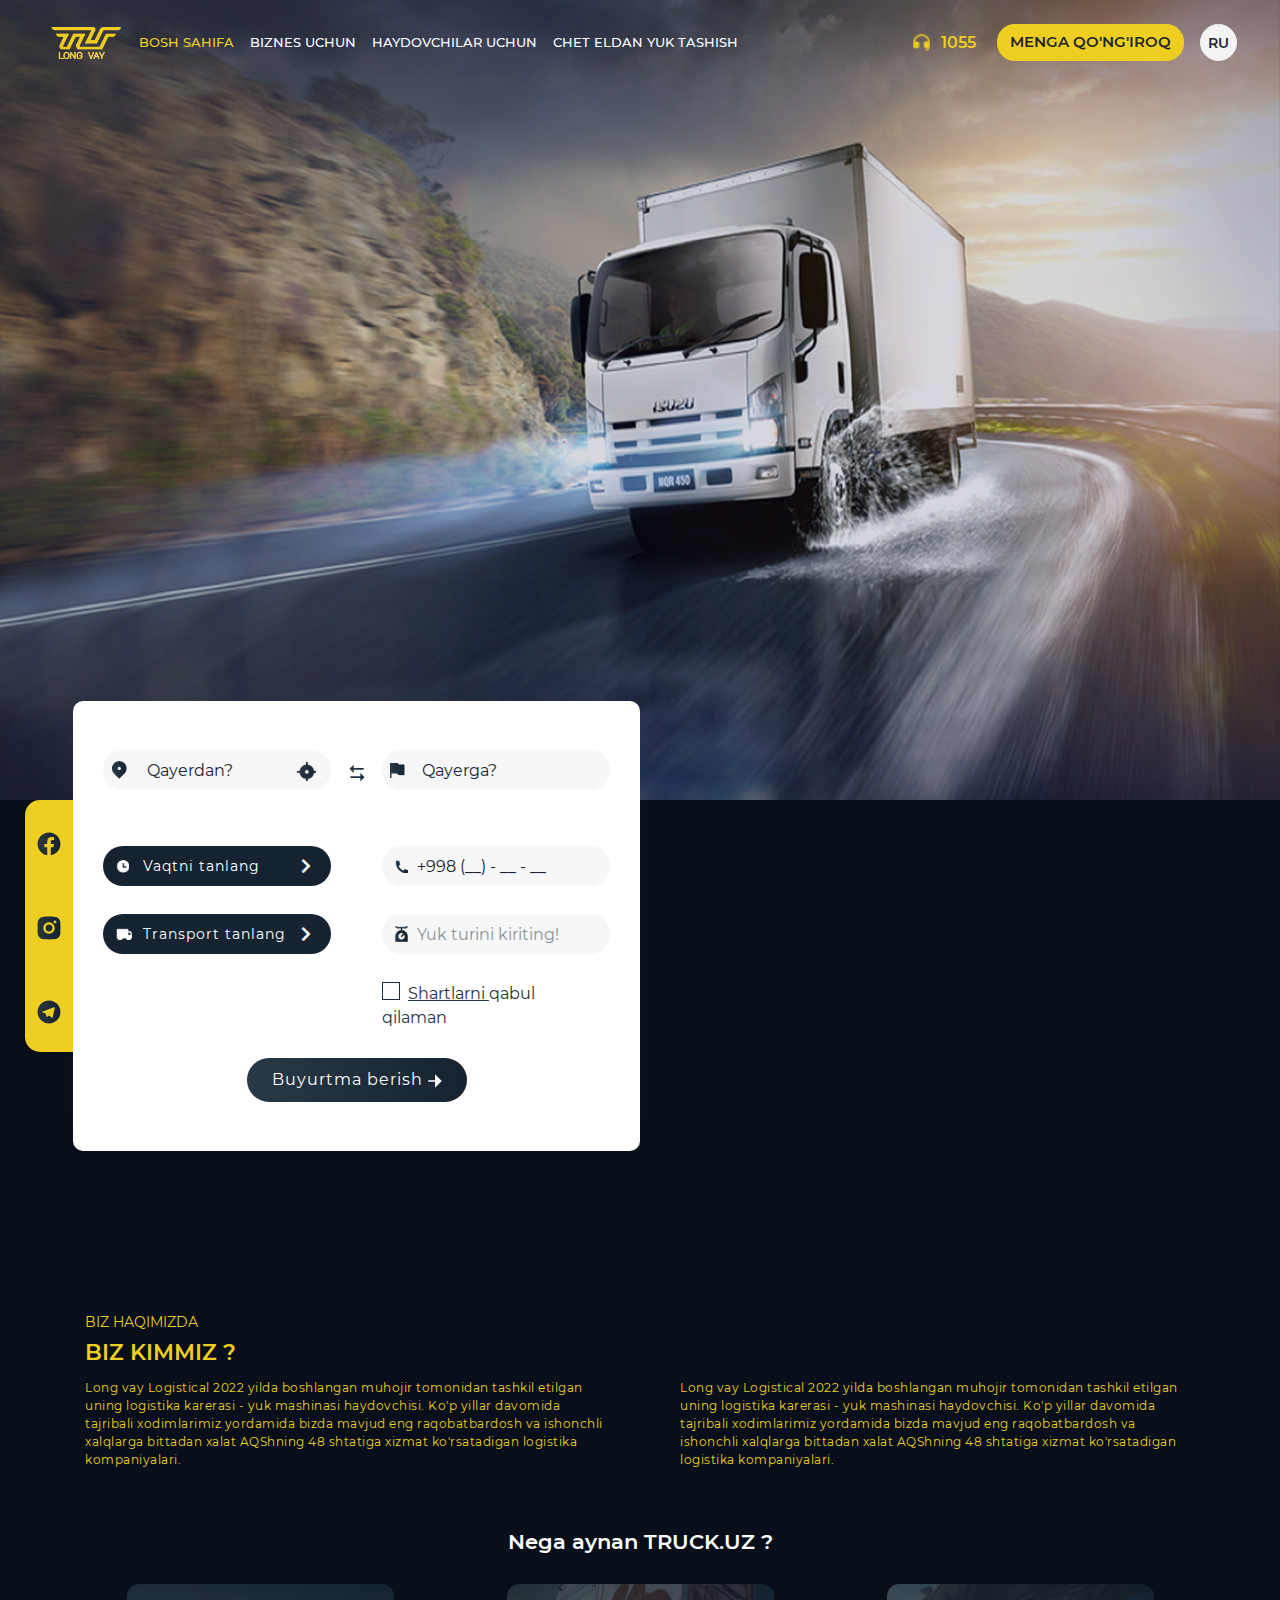
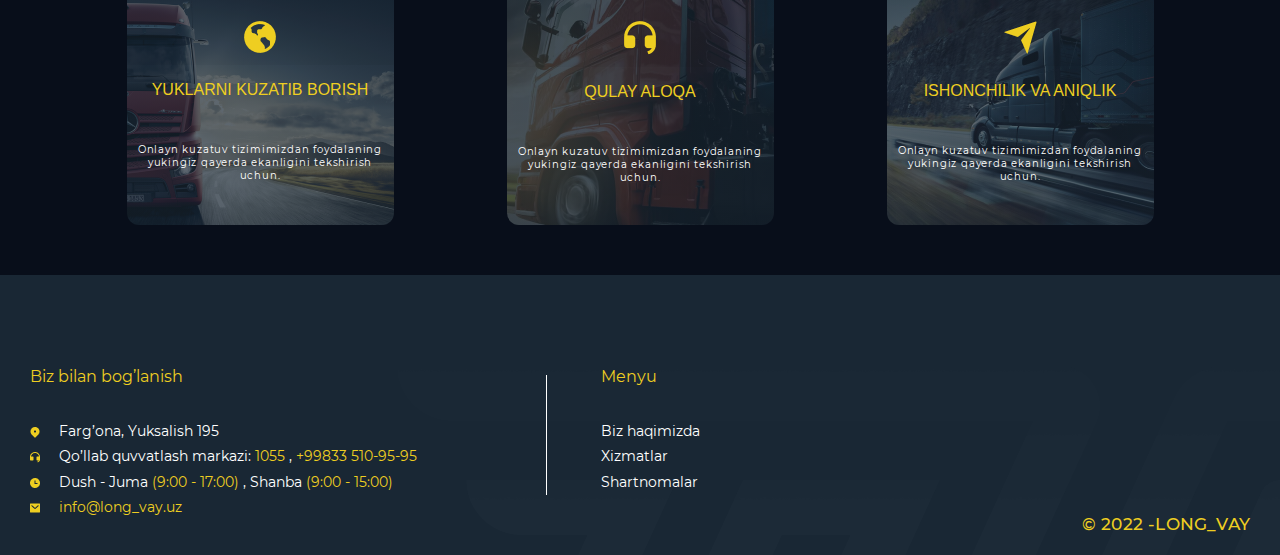
<file: index.html>
<!DOCTYPE html>
<html lang="uz">
<head>
    <title>Long vay Logistical</title>
    <meta name=”robots” content=”index”>
    <link rel="stylesheet" type="text/css" href="css/bootstrap.css">
    <link rel="stylesheet" type="text/css" href="css/style.css">
    <link rel="stylesheet" type="text/css" href="css/responsive.css">
    <meta charset="UTF-8">
    <meta http-equiv="X-UA-Compatible" content="IE=edge">
    <meta name="viewport" content="width=device-width, initial-scale=0.9, maximum-scale=0.9">
    <!-- ***** meta keywords ***** -->
    <meta name="keywords" content=""/>
    <meta name="description" content=""/>
    <!--  *************** Styles Connecting  ************** -->
    <link rel="stylesheet" href="https://use.fontawesome.com/releases/v5.7.1/css/all.css">
    <link rel="stylesheet" type="text/css" href="css/jquery-ui.min.css">
    <link rel="stylesheet" type="text/css" href="css/slick.css">
    <link rel="stylesheet" type="text/css" href="css/slick-theme.css">
    <link rel="stylesheet" type="text/css" href="css/style.css">
    <script src="js/apiRequest.js"></script>
    <!-- *************************************************** -->
</head>
<body>
<header class="section_menu">
    <div class="container-fluid">
        <div class="row">
            <div class="col">
                <nav class="navbar navbar-expand-lg navbar-light">
                    <a class="navbar-brand" href="#">
                        <img src="./images/image_1.png" alt="logo" style="margin-right: 20px;">
                    </a>
                    <button class="navbar-toggler" type="button" data-toggle="collapse" data-target="#navbarNav"
                            aria-controls="navbarNav" aria-expanded="false" aria-label="Menyu navigatsiya">
                        <span class="navbar-toggler-svg">
                            <img src="./images/menu_bars.svg" alt="">
                        </span>
                    </button>
                    <div class="collapse navbar-collapse" id="navbarNav">
                        <ul class="navbar-nav collapse__navbar-link">
                            <li class="nav-item">
                                <a class="nav-link activeClassForMenu" href="#">Bosh sahifa</a>
                            </li>
                            <li class="nav-item">
                                <a class="nav-link" href="#">Biznes uchun</a>
                            </li>
                            <li class="nav-item">
                                <a class="nav-link" href="#">Haydovchilar uchun</a>
                            </li>
                            <li class="nav-item">
                                <a class="nav-link" href="#">Chet eldan yuk tashish</a>
                            </li>
                        </ul>
                        <ul class="collapse__navbar-nav navbar-nav">
                            <li class="nav-item call_number_area">
                                <a class="nav-link" href="tel:1055">
                                    <img src="./images/menu_phone_icon.png" alt="menu phone icon">
                                    <span>1055</span>
                                </a>
                            </li>
                            <li class="nav-item call_area">
                                <a class="nav-link" href="#">
                                    <button class="btn btn-warning">Menga qo'ng'iroq</button>
                                </a>
                            </li>
                            <li class="nav-item nav_lang">
                                <a class="nav-link" href="ru.html">
                                    <button class="btn btn-warning"><span>RU</span></button>
                                </a>
                            </li>
                        </ul>
                    </div>
                </nav>
            </div>
        </div>
    </div>
    <div class="container-fluid p-0">
        <div class="backgroung_area"></div>
    </div>
</header>

<section class="section_header">
    <div class="container-fluid">
        <div class="row">

        </div>
        </div>
    </div>
</section>
<section class="map_instruction" style="display: flex">
    <div class="filter_calc_block" style="flex: 1;">
        <div class="filter_call">
            <div class="social_bar">
                <ul>
                    <li><a href="https://www.facebook.com/pickapp.uz/"><i class="">
                        <svg width="24" height="24" viewBox="0 0 14 14" fill="none" xmlns="http://www.w3.org/2000/svg">
                            <path d="M6.99992 0.333008C3.31792 0.333008 0.333252 3.31767 0.333252 6.99967C0.333252 10.327 2.77125 13.085 5.95859 13.5857V8.92634H4.26525V6.99967H5.95859V5.53101C5.95859 3.86034 6.95325 2.93767 8.47659 2.93767C9.20592 2.93767 9.96859 3.06767 9.96859 3.06767V4.70767H9.12859C8.29992 4.70767 8.04192 5.22167 8.04192 5.74901V6.99967H9.89059L9.59525 8.92634H8.04192V13.5857C11.2286 13.0857 13.6666 10.3263 13.6666 6.99967C13.6666 3.31767 10.6819 0.333008 6.99992 0.333008Z"
                                  fill="url(#paint0_linear)"/>
                            <defs>
                                <linearGradient id="paint0_linear" x1="0.333252" y1="6.95934" x2="13.6666" y2="6.95934"
                                                gradientUnits="userSpaceOnUse">
                                    <stop stop-color="#1E2E3D" stop-opacity="0.95"/>
                                    <stop offset="1" stop-color="#152331"/>
                                </linearGradient>
                            </defs>
                        </svg>
                    </i></a></li>
                    <li><a href="https://www.instagram.com/pickapp_uz/"><i class="">
                        <svg width="24" height="24" viewBox="0 0 14 14" fill="none" xmlns="http://www.w3.org/2000/svg">
                            <path d="M6.99992 0.333008C8.81125 0.333008 9.03725 0.339674 9.74792 0.373008C10.4579 0.406341 10.9413 0.517675 11.3666 0.683008C11.8066 0.852341 12.1773 1.08167 12.5479 1.45167C12.8869 1.78494 13.1492 2.18807 13.3166 2.63301C13.4813 3.05767 13.5933 3.54167 13.6266 4.25167C13.6579 4.96234 13.6666 5.18834 13.6666 6.99967C13.6666 8.81101 13.6599 9.03701 13.6266 9.74767C13.5933 10.4577 13.4813 10.941 13.3166 11.3663C13.1497 11.8115 12.8873 12.2148 12.5479 12.5477C12.2146 12.8866 11.8115 13.1488 11.3666 13.3163C10.9419 13.481 10.4579 13.593 9.74792 13.6263C9.03725 13.6577 8.81125 13.6663 6.99992 13.6663C5.18859 13.6663 4.96259 13.6597 4.25192 13.6263C3.54192 13.593 3.05859 13.481 2.63325 13.3163C2.18814 13.1493 1.78494 12.887 1.45192 12.5477C1.11286 12.2145 0.85054 11.8113 0.683252 11.3663C0.517919 10.9417 0.406585 10.4577 0.373252 9.74767C0.341919 9.03701 0.333252 8.81101 0.333252 6.99967C0.333252 5.18834 0.339919 4.96234 0.373252 4.25167C0.406585 3.54101 0.517919 3.05834 0.683252 2.63301C0.850076 2.18779 1.11245 1.78456 1.45192 1.45167C1.78503 1.1125 2.1882 0.850161 2.63325 0.683008C3.05859 0.517675 3.54125 0.406341 4.25192 0.373008C4.96259 0.341674 5.18859 0.333008 6.99992 0.333008ZM6.99992 3.66634C6.11586 3.66634 5.26802 4.01753 4.6429 4.64265C4.01777 5.26777 3.66659 6.11562 3.66659 6.99967C3.66659 7.88373 4.01777 8.73158 4.6429 9.3567C5.26802 9.98182 6.11586 10.333 6.99992 10.333C7.88397 10.333 8.73182 9.98182 9.35694 9.3567C9.98206 8.73158 10.3333 7.88373 10.3333 6.99967C10.3333 6.11562 9.98206 5.26777 9.35694 4.64265C8.73182 4.01753 7.88397 3.66634 6.99992 3.66634ZM11.3333 3.49967C11.3333 3.27866 11.2455 3.0667 11.0892 2.91042C10.9329 2.75414 10.7209 2.66634 10.4999 2.66634C10.2789 2.66634 10.0669 2.75414 9.91066 2.91042C9.75438 3.0667 9.66659 3.27866 9.66659 3.49967C9.66659 3.72069 9.75438 3.93265 9.91066 4.08893C10.0669 4.24521 10.2789 4.33301 10.4999 4.33301C10.7209 4.33301 10.9329 4.24521 11.0892 4.08893C11.2455 3.93265 11.3333 3.72069 11.3333 3.49967ZM6.99992 4.99967C7.53035 4.99967 8.03906 5.21039 8.41413 5.58546C8.78921 5.96053 8.99992 6.46924 8.99992 6.99967C8.99992 7.53011 8.78921 8.03882 8.41413 8.41389C8.03906 8.78896 7.53035 8.99967 6.99992 8.99967C6.46949 8.99967 5.96078 8.78896 5.5857 8.41389C5.21063 8.03882 4.99992 7.53011 4.99992 6.99967C4.99992 6.46924 5.21063 5.96053 5.5857 5.58546C5.96078 5.21039 6.46949 4.99967 6.99992 4.99967Z"
                                  fill="url(#paint0_linear)"/>
                            <defs>
                                <linearGradient id="paint0_linear" x1="0.333252" y1="6.99967" x2="13.6666" y2="6.99967"
                                                gradientUnits="userSpaceOnUse">
                                    <stop stop-color="#1E2E3D" stop-opacity="0.95"/>
                                    <stop offset="1" stop-color="#152331"/>
                                </linearGradient>
                            </defs>
                        </svg>

                    </i></a></li>
                    <li><a href="http://t.me/pickappuz"><i class="">
                        <svg width="24" height="24" viewBox="0 0 14 14" fill="none" xmlns="http://www.w3.org/2000/svg">
                            <path d="M6.99992 13.6663C3.31792 13.6663 0.333252 10.6817 0.333252 6.99967C0.333252 3.31767 3.31792 0.333008 6.99992 0.333008C10.6819 0.333008 13.6666 3.31767 13.6666 6.99967C13.6666 10.6817 10.6819 13.6663 6.99992 13.6663ZM4.92659 7.77967L4.93525 7.77501L5.51525 9.68834C5.58992 9.89568 5.69259 9.93301 5.81725 9.91568C5.94259 9.89901 6.00859 9.83167 6.09059 9.75301L6.88259 8.98767L8.58259 10.2463C8.89325 10.4177 9.11659 10.329 9.19392 9.95834L10.2986 4.74367C10.4206 4.25834 10.2073 4.06367 9.83059 4.21834L3.34192 6.72501C2.89925 6.90234 2.90192 7.15034 3.26192 7.26034L4.92659 7.78034V7.77967Z"
                                  fill="url(#paint0_linear)"/>
                            <defs>
                                <linearGradient id="paint0_linear" x1="0.333252" y1="6.99967" x2="13.6666" y2="6.99967"
                                                gradientUnits="userSpaceOnUse">
                                    <stop stop-color="#1E2E3D" stop-opacity="0.95"/>
                                    <stop offset="1" stop-color="#152331"/>
                                </linearGradient>
                            </defs>
                        </svg>

                    </i></a></li>
                </ul>
            </div>
            <div class="filterr">
                <form action="/mainform" method="post" class="form">
                    <div class="inside_filter">
                        <input type="hidden" name="_token" value="5j6hYY5TywOufKxiat5cwMaXJT4YCVzhbHmu4opN">
                        <input id="fromlat" type="hidden" name="fromlat" value="">
                        <input id="fromlng" type="hidden" name="fromlng" value="">
                        <input id="tolat" type="hidden" name="tolat" value="">
                        <input id="tarif_id" type="hidden" name="tarif_id" value="">
                        <input id="tolng" type="hidden" name="tolng" value="">
                        <input id="selectedtarifid" type="hidden" name="selectedtarifid" value="">
                        <div class="filter_block1">
                            <div class="adress_from">
                                <input type="text" tabindex=1 class="adresss1 controls" id="origin-input"
                                       onchange="changed()" name="from" placeholder=" Qayerdan?">
                                <!-- geolokatsiyani aniqlash-->
                                <button type="button" class="my_location" onclick="mygeoloc()"><img
                                        src="img/target.png"></button>
                            </div>
                            <!--                            o'zgartirish tugmasi-->
                            <div class="change_btn">
                                <div class="svg">
                                    <svg width="5" height="5" viewBox="0 0 9 11" fill="none"
                                         xmlns="http://www.w3.org/2000/svg">
                                        <path d="M6.33333 7.33366V5.50033L8.625 7.79199L6.33333 10.0837V8.25033H0.833333V7.33366H6.33333ZM2.66667 0.916992V2.74987L8.16667 2.75033V3.66699H2.66667V5.50033L0.375 3.20866L2.66667 0.916992Z"
                                              fill="url(#paint0_linear)"/>
                                        <defs>
                                            <linearGradient id="paint0_linear" x1="0.375" y1="5.50033" x2="8.625"
                                                            y2="5.50033" gradientUnits="userSpaceOnUse">
                                                <stop stop-color="#1E2E3D" stop-opacity="0.95"/>
                                                <stop offset="1" stop-color="#152331"/>
                                            </linearGradient>
                                        </defs>
                                    </svg>
                                </div>
                            </div>
                            <div class="adress_to">
                                <!-- <input type="text" id="destination-input" class="adresss2 controls" name="" placeholder="куда"> -->
                                <input type="text" tabindex=2 id="destination-input" onchange="changed()"
                                       class="adresss2 controls" name="to" placeholder="Qayerga?">
                            </div>
                        </div>
                        <p id="distance-text-uz" style="color:#000;"></p>
                        <div class="filter_block2">
                            <div class="select_time">
                                <div class="select_timeee">
                                    <p class="date_time"> Vaqtni tanlang</p>
                                    <span></span>
                                    <i class="fas fa-chevron-right"></i>
                                    <!--  BLock for select time -->
                                </div>
                                <div class="select_date_block">
                                    <input type="text" name="data" id="datepicker"
                                           placeholder=" Sana tanlamoq">
                                    <!-- <input type="time" name="time" class="timeee" value='now'> -->
                                    <!--  <input type="time" name="time" class="timeee" id="timee" value='now'> -->

                                    <input type="time" name="time" id="tim" value="now">
                                    <input type="hidden" name="vaqti" id="vaqti">

                                    <!-- <input type="submit" name="" value="Выбрать"> -->

                                    <button class="select_btn" type="button">Tanlamoq</button>
                                </div>
                            </div>
                            <div class="get_phonenumber">
                                <div class="phone_text">
                                </div>
                                <div class="input_phone">
                                    <input type="tel" name="phone" id="mask1" placeholder="+998 (__) - __ - __"
                                           required>
                                </div>
                            </div>
                        </div>
                        <div class="filter_block3">
                            <div class="filter_block3_left">
                                <div class="select_timeee">
                                    <p class="name_gazel">Transport tanlang</p>
                                    <span></span>

                                    <i class="fas fa-chevron-right"></i>
                                </div>
                                <div class="block_select_pickap open_pickup_menu" style="display:none">
                                    <!-- <div class="select_model"> -->
                                        <!-- <span>Transportni tanlang</span> -->
                                    <!-- </div> -->
                                    <div class="arrow_left">
                                        <div class="svg_btn_arrowright" id="arrow_left">
                                            <svg width="12" height="12" viewBox="0 0 12 12" fill="none"
                                                 xmlns="http://www.w3.org/2000/svg">
                                                <path d="M6 1C3.24 1 1 3.24 1 6C1 8.76 3.24 11 6 11C8.76 11 11 8.76 11 6C11 3.24 8.76 1 6 1ZM6 5.5H8V6.5H6V8L4 6L6 4V5.5Z"
                                                      fill="white"/>
                                            </svg>
                                        </div>
                                    </div>
                                    <div class="slider_pickup"></div>
                                    <!-- **************************************************** -->
                                    <div class="button_for_pickup">
                                        <div class="arrow_right" id="arrow_right">
                                            <svg width="12" height="12" viewBox="0 0 12 12" fill="none"
                                                 xmlns="http://www.w3.org/2000/svg">
                                                <path d="M6 1C8.76 1 11 3.24 11 6C11 8.76 8.76 11 6 11C3.24 11 1 8.76 1 6C1 3.24 3.24 1 6 1ZM6 5.5H4V6.5H6V8L8 6L6 4V5.5Z"
                                                      fill="white"/>
                                            </svg>
                                        </div>
                                    </div>
                                    <div class="block_pickapp_info">
                                        <div class="block_pickapp_info_bottom">
                                            <div class="info_tarif_pick">
                                                <ul>
                                                    <li>
                                                        <p></p>
                                                    </li>
                                                </ul>
                                            </div>
                                        </div>
                                    </div>
                                </div>
                            </div>
                            <div class="filter_block3_right">
                                <div class="input_load">
                                    <input type="text" name="load_type" id="loadType" placeholder="Yuk turini kiriting!"
                                           required>
                                </div>
                            </div>
                        </div>
                        <div class="filter_block4">
                            <div class="filter_info2">
                                <div class="pojelaniya">
                                    <div class="select_time" id="pojelaniya">
                                        <div class="select_timeee2">
                                            <p class="date_time">Tarif turi</p>
                                            <span></span>
                                            <i class="fas fa-chevron-right"></i>
                                        </div>
                                        <div class="select_date_block2">
                                            <ul id="settings" class="settings"></ul>
                                        </div>
                                    </div>
                                </div>
                            </div>
                            <div class="filter_block3_right">
                                <div>
                                    <span class="checkbox_simple">
                                        <input type="checkbox" name="terms" id="terms_checkbox" class="checkk">
                                        <div class="check_box"></div>
                                    </span>
                                    <span style="padding: 8px;">
                                        <a class="btn-link" style="color: #233240;text-decoration: underline!important;"
                                           target="_blank"
                                           href="#"> Shartlarni </a>
                                        qabul qilaman
                                    </span>
                                </div>
                            </div>
                        </div>
                        <div class="filter_block5">
                            <div class="filter_info3">
                                <button class="send_button" type="submit" name=""> Buyurtma berish
                                    <svg width="14" height="14" viewBox="0 0 9 9" fill="none" class="send_button"
                                         xmlns="http://www.w3.org/2000/svg">
                                        <path d="M4.50008 5.04199H0.166748V3.95866H4.50008V0.166992L8.83341 4.50033L4.50008 8.83366V5.04199Z"
                                              fill="white"/>
                                    </svg>
                                    <svg width="14" height="14" viewBox="0 0 9 9" fill="none" class="send_button_svg"
                                         xmlns="http://www.w3.org/2000/svg">
                                        <path d="M4.50008 5.04199H0.166748V3.95866H4.50008V0.166992L8.83341 4.50033L4.50008 8.83366V5.04199Z"
                                              fill="#EECE21"/>
                                    </svg>
                                </button>
                            </div>
                        </div>
                    </div>
                    <!-- **************************  Inputs FOR SEND INFO ************************ -->
                    <!-- Input For Date -->
                    <input class="hidden_input1" style="background: #ccc" type="text" name="">
                    <!-- ------------------------------------------------------------------- -->
                    <!-- Input For Time -->
                    <input class="hidden_input2" style="background: #ccc" type="text" name="">
                    <!-- -------------------------------------------------------------------- -->
                    <!-- input for gazel name -->
                    <input type="text" name="car" class="hidden_input3">
                    <!-- -------------------------------------------------------------------- -->
                    <!-- input for gazel name -->
                    <input type="number" name="price" class="hidden_input6">
                    <!-- -------------------------------------------------------------------- -->
                    <!-- Perevozka textarea -->
                    <textarea class="hidden_input4" name="comment" id="" rows="5"></textarea>
                    <!-- --------------------------------------------------------------------- -->
                    <!-- Inputs For Adrees Marshrut -->
                    <input type="text" class="kuda">
                    <input type="text" class="otkuda">
                    <!-- **************************  Inputs FOR SEND INFO END ************************ -->
                </form>
            </div>
        </div>
    </div>
    <div class="map_instruction_left" style="flex:1;">
        <div class="map">
            <div id="map"
                 style="width:90%;height:90%; display: flex!important;">
            </div>
        </div>
    </div>
</section>

<section class="section_whoWe">
    <div class="container">
        <div class="row">
            <div class="col topSite">
                <div class="title_first">
                    <p>Biz haqimizda</p>
                </div>
                <div class="title">
                    <p>Biz kimmiz ?</p>
                </div>
            </div>
        </div>
        <div class="row">
            <div class="col-12 col-sm-12 col-md-6 col-lg-6">
                <div class="leftContent">
                    Long vay Logistical 2022 yilda boshlangan muhojir tomonidan tashkil etilgan
                    uning logistika karerasi - yuk mashinasi haydovchisi.
                    Ko'p yillar davomida tajribali xodimlarimiz yordamida bizda mavjud
                    eng raqobatbardosh va ishonchli xalqlarga bittadan xalat
                    AQShning 48 shtatiga xizmat ko'rsatadigan logistika kompaniyalari.
                </div>
            </div>
            <div class="col-12 col-sm-12 col-md-6 col-lg-6">
                <div class="rightContent">
                    Long vay Logistical 2022 yilda boshlangan muhojir tomonidan tashkil etilgan
                    uning logistika karerasi - yuk mashinasi haydovchisi.
                    Ko'p yillar davomida tajribali xodimlarimiz yordamida bizda mavjud
                    eng raqobatbardosh va ishonchli xalqlarga bittadan xalat
                    AQShning 48 shtatiga xizmat ko'rsatadigan logistika kompaniyalari.
                </div>
            </div>
        </div>
    </div>
</section>

<section class="section_service">
    <div class="container-fluid">
        <div class="container">
            <div class="row">
                <div class="col">
                    <h5 class="title_service">Nega aynan TRUCK.UZ ?</h5>
                </div>
            </div>
            <div class="row">
                <div class="col-lg-4 col-md-6">
                    <div class="card card_first">
                        <div class="card-header">
                            <img src="./images/service_first.png" alt="service_first" class="mx-auto d-block">
                        </div>
                        <div class="card-title">
                            <h6>Yuklarni kuzatib borish</h6>
                        </div>
                        <div class="card-content">
                            Onlayn kuzatuv tizimimizdan foydalaning
                            yukingiz qayerda ekanligini tekshirish uchun.
                        </div>
                    </div>
                </div>
                <div class="col-lg-4 col-md-6">
                    <div class="card card_second">
                        <div class="card-header">
                            <img src="./images/service_second.png" alt="service_first" class="mx-auto d-block">
                        </div>
                        <div class="card-title">
                            <h6>Qulay aloqa</h6>
                        </div>
                        <div class="card-content">
                            Onlayn kuzatuv tizimimizdan foydalaning
                            yukingiz qayerda ekanligini tekshirish uchun.
                        </div>
                    </div>
                </div>
                <div class="col-lg-4 col-md-12">
                    <div class="card card_third">
                        <div class="card-header ">
                            <img src="./images/service_third.png" alt="service_first" class="mx-auto d-block">
                        </div>
                        <div class="card-title">
                            <h6>Ishonchilik va aniqlik</h6>
                        </div>
                        <div class="card-content">
                            Onlayn kuzatuv tizimimizdan foydalaning
                            yukingiz qayerda ekanligini tekshirish uchun.
                        </div>
                    </div>
                </div>
            </div>
        </div>
    </div>
</section>

<section class="section_footer">
    <div class="container-fluid">
        <div class="row">
            <div class="col-12 col-sm-12 col-md-8 col-lg-6 col-xl-5 leftSite">
                <div class="title_connect">Biz bilan bog’lanish</div>
                <ul>
                    <li><span><img src="./images/footer_map.png" alt="Map_Icon"></span> Farg’ona, Yuksalish 195</li>
                    <li><span><img src="./images/footer_earphones.png" alt="Earphones_Icon"></span> Qo’llab quvvatlash
                        markazi:
                        <number>1055</number>
                        ,
                        <number>+99833 510-95-95</number>
                    </li>
                    <li><span><img src="./images/footer_clock.png" alt="Clock_Icon"></span> Dush - Juma
                        <number>(9:00 - 17:00)</number>
                        , Shanba
                        <number>(9:00 - 15:00)</number>
                    </li>
                    <li><span><img src="./images/footer_message.png" alt="Message_Icon"></span>
                        <number>info@long_vay.uz</number>
                    </li>
                </ul>
            </div>
            <div class="col-12 col-sm-12 col-md-3 col-lg-6 col-xl-7 rightSite">
                <div class="web_link">
                    <div class="left-line"></div>
                    <div class="title_menu">
                        Menyu
                    </div>
                    <ul>
                        <li><a href="">Biz haqimizda</a></li>
                        <li><a href="">Xizmatlar</a></li>
                        <li><a href="">Shartnomalar</a></li>
                    </ul>
                </div>
            </div>
        </div>
        <p class="link_brend">&copy; 2022 -LONG_VAY</p>
    </div>
</section>

</body>
<script src="js/main.js"></script>

<script src="https://api-maps.yandex.ru/2.1.75/?apikey=bf0d01f7-ecf8-4802-b136-f4c4b9f3cefc
&lang=ru_RU&onload=onLoad" type="text/javascript"></script>

<script src="https://api-maps.yandex.ru/2.1.75/?apikey=2ab099fd-3d72-4562-b671-f34879c1284d
&lang=ru_RU&onload=onLoad" type="text/javascript"></script>

<script type="text/javascript" src="js/jquery.js"></script>
<script type="text/javascript" src="js/popper.min.js"></script>
<script type="text/javascript" src="js/bootstrap.js"></script>

<script src="js/jquery-3.3.1.min.js"></script>
<script src="js/jquery-ui.min.js"></script>
<script src="js/slick.min.js"></script>
<script src="js/inputMask.min.js"></script>
<script src="js/map2.js"></script>
<script src="js/date_format.js"></script>

<script src="js/main.js"></script>
<script src="js/sweetalert.min.js"></script>
<script src="js/contact_map.js"></script>

<script>
    $(function () {
        $("#datepicker").datepicker({
            minDate: new Date()
        });
    });


    let linkColorActive = document.querySelectorAll('.nav-link');

    function colorActive() {
        linkColorActive.forEach(l => l.classList.remove('activeClassForMenu'))
        this.classList.add('activeClassForMenu')
    }

    linkColorActive.forEach(l => l.addEventListener('click', colorActive))


</script>

<script>
    $('#mask1').inputmask("+\\9\\98(99) 999-99-99");
    $('#tell2').inputmask("+\\9\\98(99) 999-99-99");
    $('#tell3').inputmask("+\\9\\98(99) 999-99-99");
</script>

<script>
    <!--    ma'lumotlarni yuborish-->
    $(function () {
        $('body').on('click', '.send_button', function (e) {
            e.preventDefault();
            let confirm = document.getElementById("terms_checkbox").checked;
            let fromLat = document.getElementById("fromlat").value;
            let fromLng = document.getElementById("fromlng").value;
            let toLat = document.getElementById("tolat").value;
            let toLng = document.getElementById("tolng").value;
            var isSuccess = true

                let qayerdan = fromLat + "," + fromLng
                let qayerga = toLat + "," + toLng
                let vaqti = (document.getElementById("vaqti").value + ' ' + document.getElementById("tim").value)
                let phone = document.getElementById("mask1").value.replaceAll(' ', '').replaceAll('(', '').replaceAll(')', '').replaceAll('-', '')
                let car_type_id = document.getElementById("selectedtarifid").value
                let yuk_turi = document.getElementById("loadType").value
                let tarif_id = document.getElementById("tarif_id").value

            if (fromLng === "" || fromLng === "" || toLat === "" || toLng === "") {
                swal("Xato!", "Manzillarni tanlang!", "error");
                isSuccess = false
            }
            if (vaqti === "") {
                swal("Xato!", "Vaqtni tanlang!", "error");
                isSuccess = false
            }
            if (car_type_id === "") {
                swal("Xato!", "Transportni tanlang!", "error");
                isSuccess = false
            }
            if (tarif_id === "") {
                swal("Xato!", "Tarifni tanlang!", "error");
                isSuccess = false
            }
            if (yuk_turi === "") {
                swal("Xato!", "Yuk turini yozmadingiz!", "error");
                isSuccess = false
            }
            if (phone === "" || phone.length !== 13) {
                swal("Xato!", "Telefon raqamni kiriting!", "error");
                isSuccess = false
            }
            // http://www.labbay-delivery.uz/logistika/web/add_order.php
            if (confirm) {
                if (isSuccess) {
                    $.post("http://www.labbay-delivery.uz/logistika/web/add_order.php", JSON.stringify({
                        qayerdan: qayerdan,
                        qayerga: qayerga,
                        vaqti: vaqti,
                        phone: phone,
                        car_type_id: car_type_id,
                        yuk_turi: yuk_turi,
                        tarif_id: tarif_id
                    })).done(function () {
                        swal("Rahmat, sizning buyurtmangiz qabul qilindi.", "Tez orada menejer siz bilan bog'lanadi.");
                    }).fail(function () {
                        swal("Xato!", "Barcha maydonlarni to`ldiring!", "error");
                    });
                } else {
                    swal("Xato!", "Shartlarni qabul qilmadingiz!", "error");
                }
            }
        });
    });
</script>
</html>
</file>
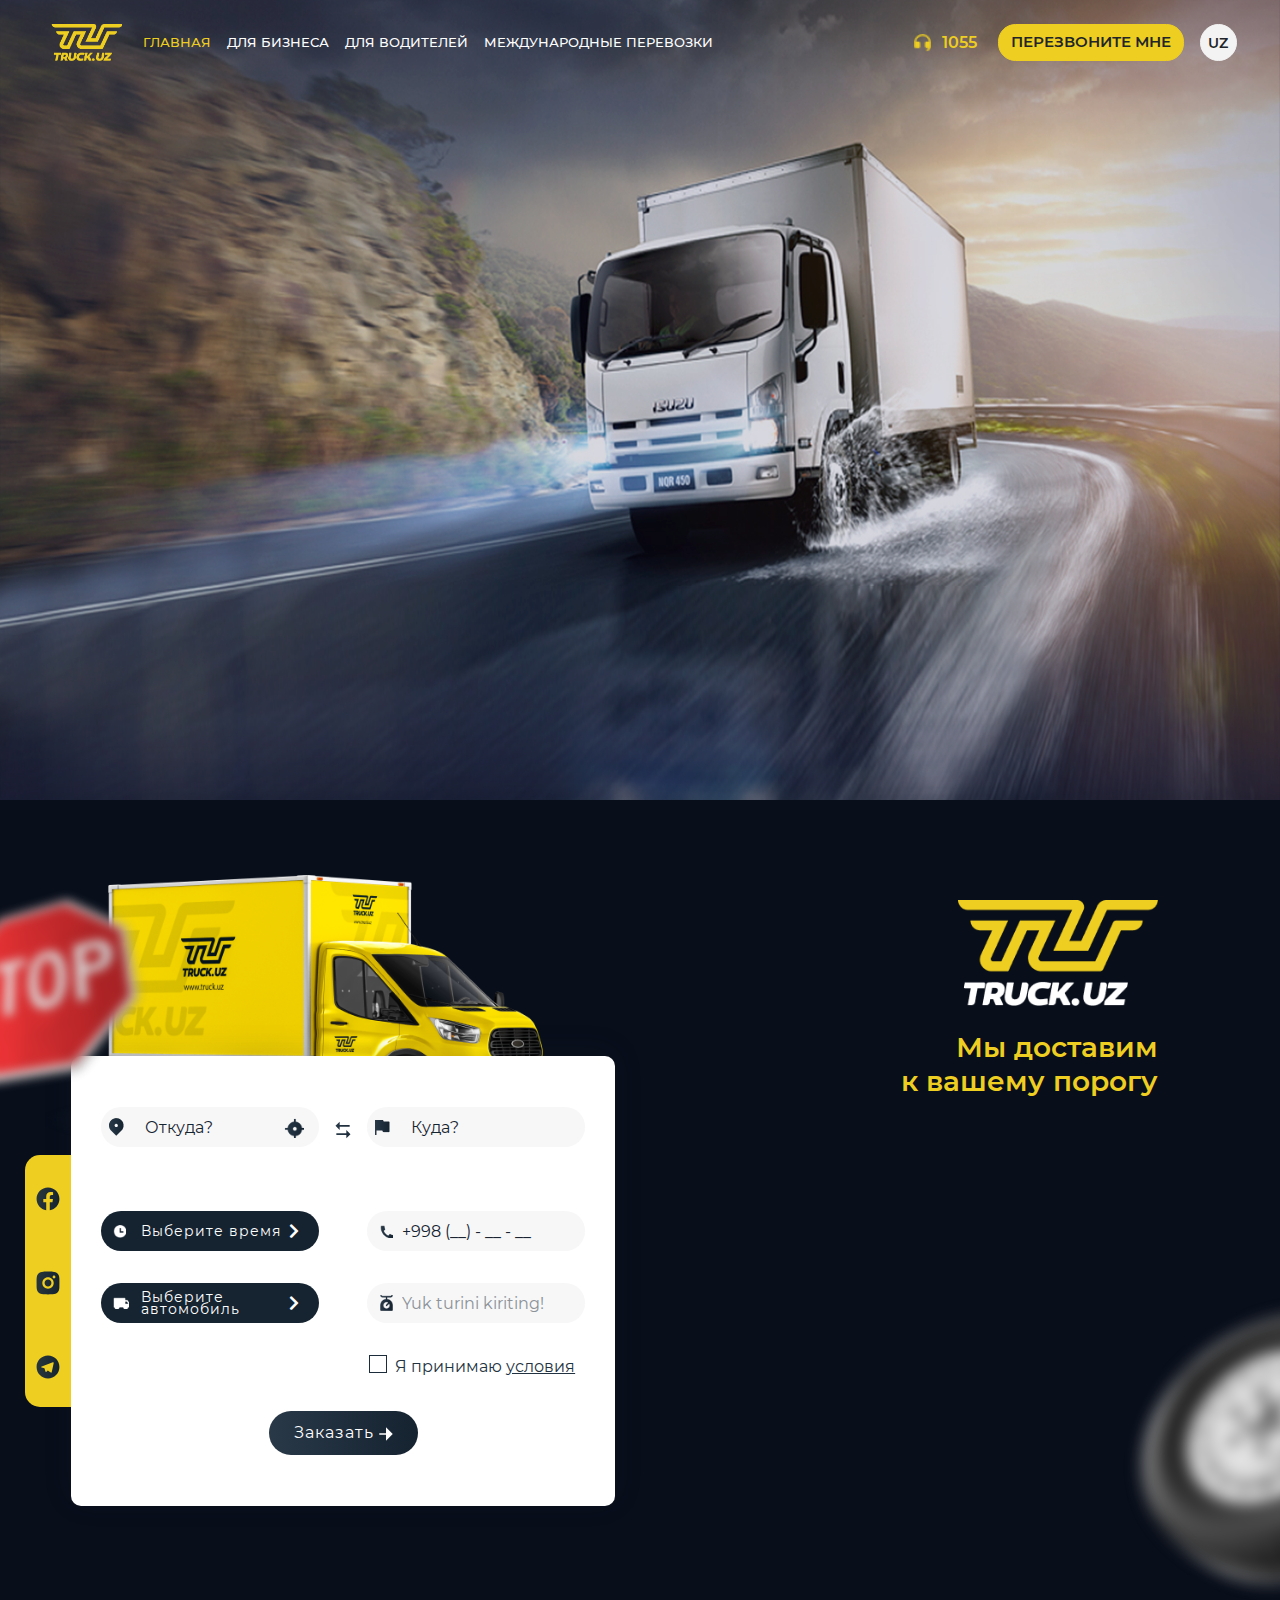
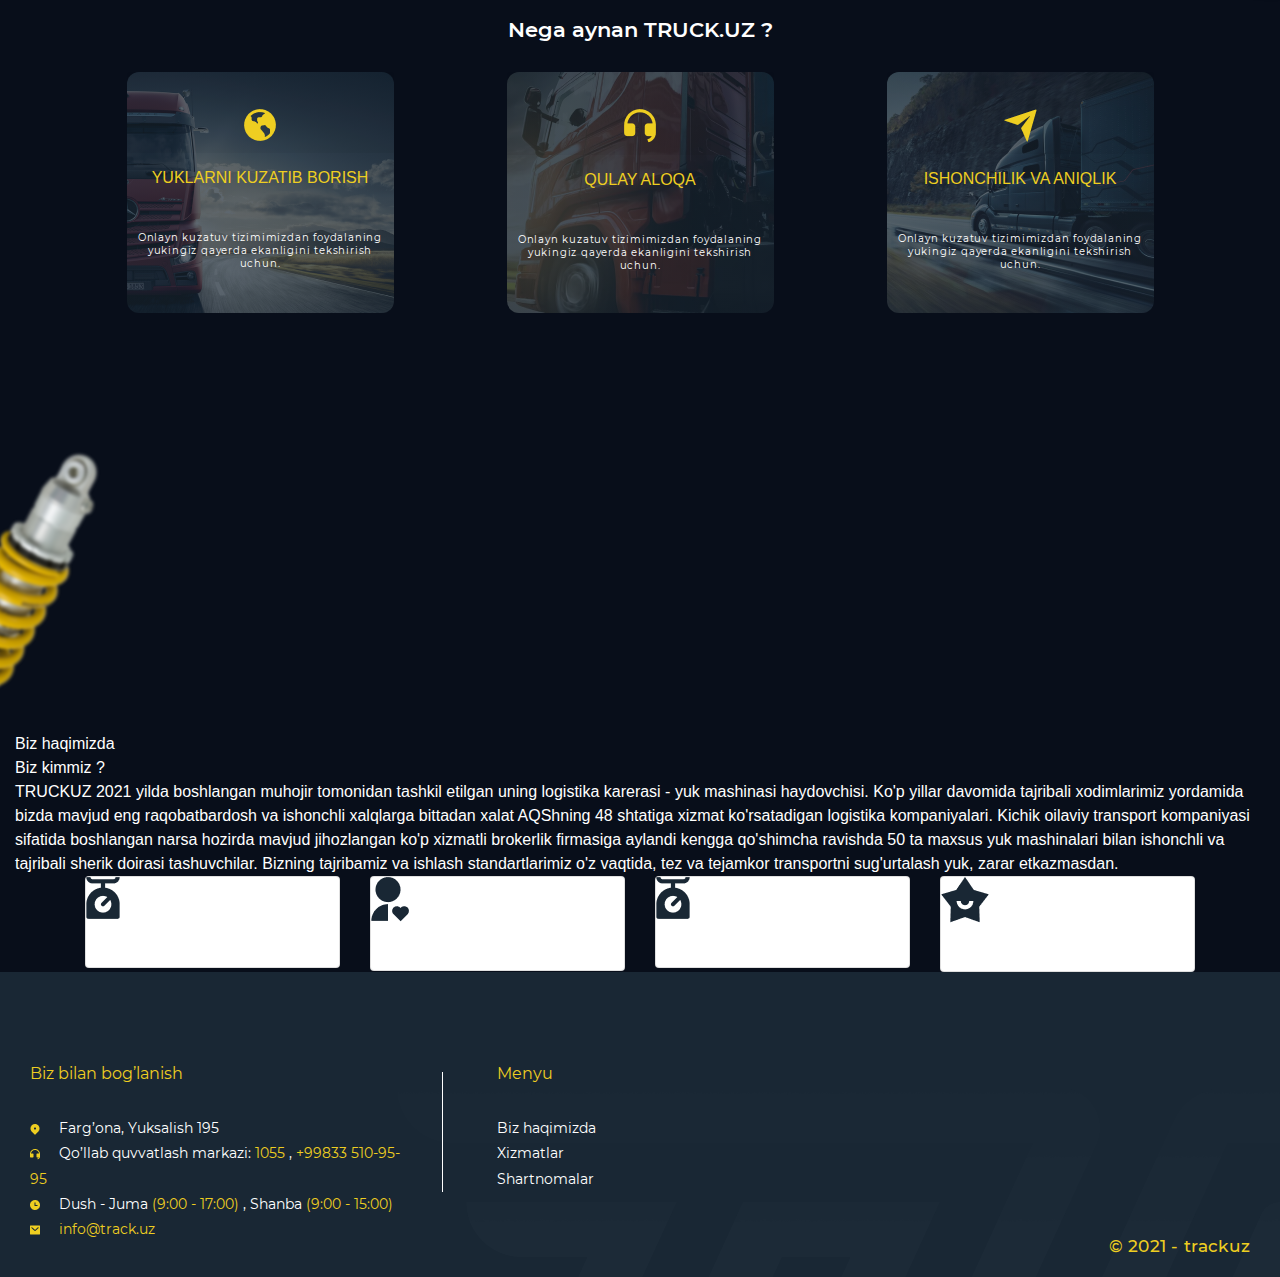
<file: ru.html>
<!DOCTYPE html>
<html lang="uz">
<head>
    <title>Logistika</title>
    <meta name=”robots” content=”index”>
    <link rel="stylesheet" type="text/css" href="css/bootstrap.css">
    <link rel="stylesheet" type="text/css" href="css/style.css">
    <link rel="stylesheet" type="text/css" href="css/responsive.css">
    <meta charset="UTF-8">
    <meta http-equiv="X-UA-Compatible" content="IE=edge">
    <meta name="viewport" content="width=device-width, initial-scale=0.9, maximum-scale=0.9">
    <!-- ***** meta keywords ***** -->
    <meta name="keywords" content=""/>
    <meta name="description" content=""/>
    <!--  *************** Styles Connecting  ************** -->
    <link rel="stylesheet" href="https://use.fontawesome.com/releases/v5.7.1/css/all.css">
    <link rel="stylesheet" type="text/css" href="css/jquery-ui.min.css">
    <link rel="stylesheet" type="text/css" href="css/slick.css">
    <link rel="stylesheet" type="text/css" href="css/slick-theme.css">
    <link rel="stylesheet" type="text/css" href="css/style.css">
    <script src="js/apiRequest.js"></script>
    <!-- *************************************************** -->
</head>
<body>
<header class="section_menu">
    <div class="container-fluid">
        <div class="row">
            <div class="col">
                <nav class="navbar navbar-expand-lg navbar-light">
                    <a class="navbar-brand" href="#">
                        <img src="./images/logo.png" alt="logo">
                    </a>
                    <button class="navbar-toggler" type="button" data-toggle="collapse" data-target="#navbarNav"
                            aria-controls="navbarNav" aria-expanded="false" aria-label="Menyu navigatsiya">
                        <span class="navbar-toggler-svg">
                            <img src="./images/menu_bars.svg" alt="">
                        </span>
                    </button>
                    <div class="collapse navbar-collapse" id="navbarNav">
                        <ul class="navbar-nav collapse__navbar-link">
                            <li class="nav-item">
                                <a class="nav-link activeClassForMenu" href="#">ГЛАВНАЯ</a>
                            </li>
                            <li class="nav-item">
                                <a class="nav-link" href="#">ДЛЯ БИЗНЕСА</a>
                            </li>
                            <li class="nav-item">
                                <a class="nav-link" href="#">ДЛЯ ВОДИТЕЛЕЙ</a>
                            </li>
                            <li class="nav-item">
                                <a class="nav-link" href="#">МЕЖДУНАРОДНЫЕ ПЕРЕВОЗКИ</a>
                            </li>
                        </ul>
                        <ul class="collapse__navbar-nav navbar-nav">
                            <li class="nav-item call_number_area">
                                <a class="nav-link" href="tel:1055">
                                    <img src="./images/menu_phone_icon.png" alt="menu phone icon">
                                    <span>1055</span>
                                </a>
                            </li>
                            <li class="nav-item call_area">
                                <a class="nav-link" href="#">
                                    <button class="btn btn-warning">Перезвоните мне</button>
                                </a>
                            </li>
                            <li class="nav-item nav_lang">
                                <a class="nav-link" href="index.html">
                                    <button class="btn btn-warning"><span>UZ</span></button>
                                </a>
                            </li>
                        </ul>
                    </div>
                </nav>
            </div>
        </div>
    </div>
    <div class="container-fluid p-0">
        <div class="backgroung_area"></div>
    </div>
</header>

<section class="section_header">
    <div class="container-fluid">
        <div class="row">
            <div class="col-6 leftSite">
                <img src="./images/slider_car.png" alt="slider_car">
            </div>
            <div class="col-4 offset-1 rightSite">
                <div class="brend_area">
                    <img src="./images/slider_logo.png" alt="slider_logo">
                </div>
                <div class="text-content">
                    <h3>Мы доставим <br>
                        к вашему порогу</h3>
                </div>
            </div>
        </div>
    </div>
</section>
<section class="map_instruction">
    <img src="img/stop.png" alt="stop" class="stop_img">
    <div class="filter_calc_block">
        <div class="filter_call">
            <div class="social_bar">
                <ul>
                    <li><a href="https://www.facebook.com/pickapp.uz/"><i class="">
                        <svg width="24" height="24" viewBox="0 0 14 14" fill="none" xmlns="http://www.w3.org/2000/svg">
                            <path d="M6.99992 0.333008C3.31792 0.333008 0.333252 3.31767 0.333252 6.99967C0.333252 10.327 2.77125 13.085 5.95859 13.5857V8.92634H4.26525V6.99967H5.95859V5.53101C5.95859 3.86034 6.95325 2.93767 8.47659 2.93767C9.20592 2.93767 9.96859 3.06767 9.96859 3.06767V4.70767H9.12859C8.29992 4.70767 8.04192 5.22167 8.04192 5.74901V6.99967H9.89059L9.59525 8.92634H8.04192V13.5857C11.2286 13.0857 13.6666 10.3263 13.6666 6.99967C13.6666 3.31767 10.6819 0.333008 6.99992 0.333008Z"
                                  fill="url(#paint0_linear)"/>
                            <defs>
                                <linearGradient id="paint0_linear" x1="0.333252" y1="6.95934" x2="13.6666" y2="6.95934"
                                                gradientUnits="userSpaceOnUse">
                                    <stop stop-color="#1E2E3D" stop-opacity="0.95"/>
                                    <stop offset="1" stop-color="#152331"/>
                                </linearGradient>
                            </defs>
                        </svg>
                    </i></a></li>
                    <li><a href="https://www.instagram.com/pickapp_uz/"><i class="">
                        <svg width="24" height="24" viewBox="0 0 14 14" fill="none" xmlns="http://www.w3.org/2000/svg">
                            <path d="M6.99992 0.333008C8.81125 0.333008 9.03725 0.339674 9.74792 0.373008C10.4579 0.406341 10.9413 0.517675 11.3666 0.683008C11.8066 0.852341 12.1773 1.08167 12.5479 1.45167C12.8869 1.78494 13.1492 2.18807 13.3166 2.63301C13.4813 3.05767 13.5933 3.54167 13.6266 4.25167C13.6579 4.96234 13.6666 5.18834 13.6666 6.99967C13.6666 8.81101 13.6599 9.03701 13.6266 9.74767C13.5933 10.4577 13.4813 10.941 13.3166 11.3663C13.1497 11.8115 12.8873 12.2148 12.5479 12.5477C12.2146 12.8866 11.8115 13.1488 11.3666 13.3163C10.9419 13.481 10.4579 13.593 9.74792 13.6263C9.03725 13.6577 8.81125 13.6663 6.99992 13.6663C5.18859 13.6663 4.96259 13.6597 4.25192 13.6263C3.54192 13.593 3.05859 13.481 2.63325 13.3163C2.18814 13.1493 1.78494 12.887 1.45192 12.5477C1.11286 12.2145 0.85054 11.8113 0.683252 11.3663C0.517919 10.9417 0.406585 10.4577 0.373252 9.74767C0.341919 9.03701 0.333252 8.81101 0.333252 6.99967C0.333252 5.18834 0.339919 4.96234 0.373252 4.25167C0.406585 3.54101 0.517919 3.05834 0.683252 2.63301C0.850076 2.18779 1.11245 1.78456 1.45192 1.45167C1.78503 1.1125 2.1882 0.850161 2.63325 0.683008C3.05859 0.517675 3.54125 0.406341 4.25192 0.373008C4.96259 0.341674 5.18859 0.333008 6.99992 0.333008ZM6.99992 3.66634C6.11586 3.66634 5.26802 4.01753 4.6429 4.64265C4.01777 5.26777 3.66659 6.11562 3.66659 6.99967C3.66659 7.88373 4.01777 8.73158 4.6429 9.3567C5.26802 9.98182 6.11586 10.333 6.99992 10.333C7.88397 10.333 8.73182 9.98182 9.35694 9.3567C9.98206 8.73158 10.3333 7.88373 10.3333 6.99967C10.3333 6.11562 9.98206 5.26777 9.35694 4.64265C8.73182 4.01753 7.88397 3.66634 6.99992 3.66634ZM11.3333 3.49967C11.3333 3.27866 11.2455 3.0667 11.0892 2.91042C10.9329 2.75414 10.7209 2.66634 10.4999 2.66634C10.2789 2.66634 10.0669 2.75414 9.91066 2.91042C9.75438 3.0667 9.66659 3.27866 9.66659 3.49967C9.66659 3.72069 9.75438 3.93265 9.91066 4.08893C10.0669 4.24521 10.2789 4.33301 10.4999 4.33301C10.7209 4.33301 10.9329 4.24521 11.0892 4.08893C11.2455 3.93265 11.3333 3.72069 11.3333 3.49967ZM6.99992 4.99967C7.53035 4.99967 8.03906 5.21039 8.41413 5.58546C8.78921 5.96053 8.99992 6.46924 8.99992 6.99967C8.99992 7.53011 8.78921 8.03882 8.41413 8.41389C8.03906 8.78896 7.53035 8.99967 6.99992 8.99967C6.46949 8.99967 5.96078 8.78896 5.5857 8.41389C5.21063 8.03882 4.99992 7.53011 4.99992 6.99967C4.99992 6.46924 5.21063 5.96053 5.5857 5.58546C5.96078 5.21039 6.46949 4.99967 6.99992 4.99967Z"
                                  fill="url(#paint0_linear)"/>
                            <defs>
                                <linearGradient id="paint0_linear" x1="0.333252" y1="6.99967" x2="13.6666" y2="6.99967"
                                                gradientUnits="userSpaceOnUse">
                                    <stop stop-color="#1E2E3D" stop-opacity="0.95"/>
                                    <stop offset="1" stop-color="#152331"/>
                                </linearGradient>
                            </defs>
                        </svg>

                    </i></a></li>
                    <li><a href="http://t.me/pickappuz"><i class="">
                        <svg width="24" height="24" viewBox="0 0 14 14" fill="none" xmlns="http://www.w3.org/2000/svg">
                            <path d="M6.99992 13.6663C3.31792 13.6663 0.333252 10.6817 0.333252 6.99967C0.333252 3.31767 3.31792 0.333008 6.99992 0.333008C10.6819 0.333008 13.6666 3.31767 13.6666 6.99967C13.6666 10.6817 10.6819 13.6663 6.99992 13.6663ZM4.92659 7.77967L4.93525 7.77501L5.51525 9.68834C5.58992 9.89568 5.69259 9.93301 5.81725 9.91568C5.94259 9.89901 6.00859 9.83167 6.09059 9.75301L6.88259 8.98767L8.58259 10.2463C8.89325 10.4177 9.11659 10.329 9.19392 9.95834L10.2986 4.74367C10.4206 4.25834 10.2073 4.06367 9.83059 4.21834L3.34192 6.72501C2.89925 6.90234 2.90192 7.15034 3.26192 7.26034L4.92659 7.78034V7.77967Z"
                                  fill="url(#paint0_linear)"/>
                            <defs>
                                <linearGradient id="paint0_linear" x1="0.333252" y1="6.99967" x2="13.6666" y2="6.99967"
                                                gradientUnits="userSpaceOnUse">
                                    <stop stop-color="#1E2E3D" stop-opacity="0.95"/>
                                    <stop offset="1" stop-color="#152331"/>
                                </linearGradient>
                            </defs>
                        </svg>

                    </i></a></li>
                </ul>
            </div>
            <div class="filterr">
                <form action="/mainform" method="post" class="form">
                    <div class="inside_filter">
                        <input type="hidden" name="_token" value="5j6hYY5TywOufKxiat5cwMaXJT4YCVzhbHmu4opN">
                        <input id="fromlat" type="hidden" name="fromlat" value="">
                        <input id="fromlng" type="hidden" name="fromlng" value="">
                        <input id="tolat" type="hidden" name="tolat" value="">
                        <input id="tarif_id" type="hidden" name="tarif_id" value="">
                        <input id="tolng" type="hidden" name="tolng" value="">
                        <input id="selectedtarifid" type="hidden" name="selectedtarifid" value="">
                        <div class="filter_block1">
                            <div class="adress_from">
                                <input type="text" tabindex=1 class="adresss1 controls" id="origin-input"
                                       onchange="changed()" name="from" placeholder=" Откуда?">
                                <!-- geolokatsiyani aniqlash-->
                                <button type="button" class="my_location" onclick="mygeoloc()"><img
                                        src="img/target.png"></button>
                            </div>
                            <!--                            o'zgartirish tugmasi-->
                            <div class="change_btn">
                                <div class="svg">
                                    <svg width="5" height="5" viewBox="0 0 9 11" fill="none"
                                         xmlns="http://www.w3.org/2000/svg">
                                        <path d="M6.33333 7.33366V5.50033L8.625 7.79199L6.33333 10.0837V8.25033H0.833333V7.33366H6.33333ZM2.66667 0.916992V2.74987L8.16667 2.75033V3.66699H2.66667V5.50033L0.375 3.20866L2.66667 0.916992Z"
                                              fill="url(#paint0_linear)"/>
                                        <defs>
                                            <linearGradient id="paint0_linear" x1="0.375" y1="5.50033" x2="8.625"
                                                            y2="5.50033" gradientUnits="userSpaceOnUse">
                                                <stop stop-color="#1E2E3D" stop-opacity="0.95"/>
                                                <stop offset="1" stop-color="#152331"/>
                                            </linearGradient>
                                        </defs>
                                    </svg>
                                </div>
                            </div>
                            <div class="adress_to">
                                <!-- <input type="text" id="destination-input" class="adresss2 controls" name="" placeholder="куда"> -->
                                <input type="text" tabindex=2 id="destination-input" onchange="changed()"
                                       class="adresss2 controls" name="to" placeholder=" куда?">
                            </div>
                        </div>
                        <p id="distance-text-uz" style="color:#000;"></p>
                        <div class="filter_block2">
                            <div class="select_time">
                                <div class="select_timeee">
                                    <p class="date_time"> Выберите время</p>
                                    <span></span>
                                    <i class="fas fa-chevron-right"></i>
                                    <!--  BLock for select time -->
                                </div>
                                <div class="select_date_block">
                                    <input type="text" name="data" id="datepicker"
                                           placeholder=" Sana tanlamoq">
                                    <!-- <input type="time" name="time" class="timeee" value='now'> -->
                                    <!--  <input type="time" name="time" class="timeee" id="timee" value='now'> -->

                                    <input type="time" name="time" id="tim" value="now">
                                    <input type="hidden" name="vaqti" id="vaqti">

                                    <!-- <input type="submit" name="" value="Выбрать"> -->

                                    <button class="select_btn" type="button">Выбрать</button>
                                </div>
                            </div>
                            <div class="get_phonenumber">
                                <div class="phone_text">
                                </div>
                                <div class="input_phone">
                                    <input type="tel" name="phone" id="mask1" placeholder="+998 (__) - __ - __"
                                           required>
                                </div>
                            </div>
                        </div>
                        <div class="filter_block3">
                            <div class="filter_block3_left">
                                <div class="select_timeee">
                                    <p class="name_gazel">Выберите aвтомобиль</p>
                                    <span></span>

                                    <i class="fas fa-chevron-right"></i>
                                </div>
                                <div class="block_select_pickap open_pickup_menu" style="display:none">
                                    <div class="select_model">
                                        <span>Выбрать транспорт</span>
                                    </div>
                                    <div class="arrow_left">
                                        <div class="svg_btn_arrowright" id="arrow_left">
                                            <svg version="1.1" id="Capa_1" xmlns="http://www.w3.org/2000/svg"
                                                 xmlns:xlink="http://www.w3.org/1999/xlink" x="0px" y="0px"
                                                 viewBox="0 0 185.343 185.343"
                                                 style="enable-background:new 0 0 185.343 185.343;"
                                                 xml:space="preserve">
                                                <path d="M51.707,185.343c-2.741,0-5.493-1.044-7.593-3.149c-4.194-4.194-4.194-10.981,0-15.175
                                        l74.352-74.347L44.114,18.32c-4.194-4.194-4.194-10.987,0-15.175c4.194-4.194,10.987-4.194,15.18,0l81.934,81.934
                                        c4.194,4.194,4.194,10.987,0,15.175l-81.934,81.939C57.201,184.293,54.454,185.343,51.707,185.343z"/>
                                            </svg>
                                        </div>
                                    </div>
                                    <div class="slider_pickup"></div>
                                    <!-- **************************************************** -->
                                    <div class="button_for_pickup">
                                        <div class="arrow_right" id="arrow_right">
                                            <svg version="1.1" id="Capa_1" xmlns="http://www.w3.org/2000/svg"
                                                 xmlns:xlink="http://www.w3.org/1999/xlink" x="0px" y="0px"
                                                 viewBox="0 0 185.343 185.343"
                                                 style="enable-background:new 0 0 185.343 185.343;"
                                                 xml:space="preserve">
                                                <path d="M51.707,185.343c-2.741,0-5.493-1.044-7.593-3.149c-4.194-4.194-4.194-10.981,0-15.175
                                    l74.352-74.347L44.114,18.32c-4.194-4.194-4.194-10.987,0-15.175c4.194-4.194,10.987-4.194,15.18,0l81.934,81.934
                                    c4.194,4.194,4.194,10.987,0,15.175l-81.934,81.939C57.201,184.293,54.454,185.343,51.707,185.343z"/>
                                            </svg>
                                        </div>
                                    </div>
                                    <div class="block_pickapp_info">
                                        <div class="block_pickapp_info_bottom">
                                            <div class="info_tarif_pick">
                                                <ul>
                                                    <li>
                                                        <p></p>
                                                    </li>
                                                </ul>
                                            </div>
                                        </div>
                                    </div>
                                </div>
                            </div>
                            <div class="filter_block3_right">
                                <div class="input_load">
                                    <input type="text" name="load_type" id="loadType" placeholder="Yuk turini kiriting!"
                                           required>
                                </div>
                            </div>
                        </div>
                        <div class="filter_block4">
                            <div class="filter_info2">
                                <div class="pojelaniya">
                                    <div class="select_time" id="pojelaniya">
                                        <div class="select_timeee2">
                                            <p class="date_time">Тип тарифа</p>
                                            <span></span>
                                            <i class="fas fa-chevron-right"></i>
                                        </div>
                                        <div class="select_date_block2">
                                            <ul id="settings" class="settings"></ul>
                                        </div>
                                    </div>
                                </div>
                            </div>
                            <div class="filter_block3_right">
                                <div>
                                    <span class="checkbox_simple">
                                        <input type="checkbox" name="terms" id="terms_checkbox" class="checkk">
                                        <div class="check_box"></div>
                                    </span>
                                    <span style="padding: 8px;">
                                        Я принимаю
                                        <a class="btn-link" style="color: #233240;text-decoration: underline!important;"
                                           target="_blank"
                                           href="#"> условия</a>
                                    </span>
                                </div>
                            </div>
                        </div>
                        <div class="filter_block5">
                            <div class="filter_info3">
                                <button class="send_button" type="submit" name=""> Заказать
                                    <svg width="14" height="14" viewBox="0 0 9 9" fill="none" class="send_button"
                                         xmlns="http://www.w3.org/2000/svg">
                                        <path d="M4.50008 5.04199H0.166748V3.95866H4.50008V0.166992L8.83341 4.50033L4.50008 8.83366V5.04199Z"
                                              fill="white"/>
                                    </svg>
                                    <svg width="14" height="14" viewBox="0 0 9 9" fill="none" class="send_button_svg"
                                         xmlns="http://www.w3.org/2000/svg">
                                        <path d="M4.50008 5.04199H0.166748V3.95866H4.50008V0.166992L8.83341 4.50033L4.50008 8.83366V5.04199Z"
                                              fill="#EECE21"/>
                                    </svg>
                                </button>
                            </div>
                        </div>
                    </div>
                    <!-- **************************  Inputs FOR SEND INFO ************************ -->
                    <!-- Input For Date -->
                    <input class="hidden_input1" style="background: #ccc" type="text" name="">
                    <!-- ------------------------------------------------------------------- -->
                    <!-- Input For Time -->
                    <input class="hidden_input2" style="background: #ccc" type="text" name="">
                    <!-- -------------------------------------------------------------------- -->
                    <!-- input for gazel name -->
                    <input type="text" name="car" class="hidden_input3">
                    <!-- -------------------------------------------------------------------- -->
                    <!-- input for gazel name -->
                    <input type="number" name="price" class="hidden_input6">
                    <!-- -------------------------------------------------------------------- -->
                    <!-- Perevozka textarea -->
                    <textarea class="hidden_input4" name="comment" id="" rows="5"></textarea>
                    <!-- --------------------------------------------------------------------- -->
                    <!-- Inputs For Adrees Marshrut -->
                    <input type="text" class="kuda">
                    <input type="text" class="otkuda">
                    <!-- **************************  Inputs FOR SEND INFO END ************************ -->
                </form>
            </div>
        </div>
    </div>
    <div class="map_instruction_left">
        <div class="map">
            <div id="map" style="width:100%;height:450px;border-radius: 30px;padding: 40px 25px;">
            </div>
            <img src="img/balon.png" alt="stop" class="balon_img">
        </div>
    </div>
</section>
<section class="section_service">
    <div class="container-fluid">
        <div class="container">
            <div class="row">
                <div class="col">
                    <h5 class="title_service">Nega aynan TRUCK.UZ ?</h5>
                </div>
            </div>
            <div class="row">
                <div class="col-lg-4 col-md-6">
                    <div class="card card_first">
                        <div class="card-header">
                            <img src="./images/service_first.png" alt="service_first" class="mx-auto d-block">
                        </div>
                        <div class="card-title">
                            <h6>Yuklarni kuzatib borish</h6>
                        </div>
                        <div class="card-content">
                            Onlayn kuzatuv tizimimizdan foydalaning
                            yukingiz qayerda ekanligini tekshirish uchun.
                        </div>
                    </div>
                </div>
                <div class="col-lg-4 col-md-6">
                    <div class="card card_second">
                        <div class="card-header">
                            <img src="./images/service_second.png" alt="service_first" class="mx-auto d-block">
                        </div>
                        <div class="card-title">
                            <h6>Qulay aloqa</h6>
                        </div>
                        <div class="card-content">
                            Onlayn kuzatuv tizimimizdan foydalaning
                            yukingiz qayerda ekanligini tekshirish uchun.
                        </div>
                    </div>
                </div>
                <div class="col-lg-4 col-md-12">
                    <div class="card card_third">
                        <div class="card-header ">
                            <img src="./images/service_third.png" alt="service_first" class="mx-auto d-block">
                        </div>
                        <div class="card-title">
                            <h6>Ishonchilik va aniqlik</h6>
                        </div>
                        <div class="card-content">
                            Onlayn kuzatuv tizimimizdan foydalaning
                            yukingiz qayerda ekanligini tekshirish uchun.
                        </div>
                    </div>
                </div>
            </div>
        </div>
    </div>
</section>

<section class="section_whoWe">
    <img src="./images/whoWe_car.png" alt="" class="whoWe_car">
    <div class="container-fluid">
        <div class="row">
            <div class="col">
                <div class="title_first">
                    <p>Biz haqimizda</p>
                </div>
                <div class="title">
                    <p>Biz kimmiz ?</p>
                </div>
                <div class="content">
                    TRUCKUZ 2021 yilda boshlangan muhojir tomonidan tashkil etilgan
                    uning logistika karerasi - yuk mashinasi haydovchisi.
                    Ko'p yillar davomida tajribali xodimlarimiz yordamida bizda mavjud
                    eng raqobatbardosh va ishonchli xalqlarga bittadan xalat
                    AQShning 48 shtatiga xizmat ko'rsatadigan logistika kompaniyalari. Kichik
                    oilaviy transport kompaniyasi sifatida boshlangan narsa hozirda mavjud
                    jihozlangan ko'p xizmatli brokerlik firmasiga aylandi kengga qo'shimcha ravishda 50 ta
                    maxsus yuk mashinalari bilan ishonchli va tajribali sherik doirasi tashuvchilar. Bizning tajribamiz
                    va ishlash standartlarimiz o'z vaqtida, tez va tejamkor transportni
                    sug'urtalash yuk, zarar etkazmasdan.
                </div>
            </div>
        </div>
    </div>
</section>

<section class="section_statistics">
    <div class="container">
        <div class="row">
            <div class="col-6 col-sm-3 col-md-3 col-lg-3">
                <div class="card">
                    <div class="card_logo"><img src="./images/statics_scale.png" alt="scale"></div>
                    <div class="card_title">2340</div>
                    <div class="card_content">tonna yuk yetkazildi</div>
                </div>
            </div>
            <div class="col-6 col-sm-3 col-md-3 col-lg-3">
                <div class="card">
                    <div class="card_logo"><img src="./images/statics_user.png" alt="scale"></div>
                    <div class="card_title">2340</div>
                    <div class="card_content">kompaniya xodimlari</div>
                </div>
            </div>
            <div class="col-6 col-sm-3 col-md-3 col-lg-3">
                <div class="card">
                    <div class="card_logo"><img src="./images/statics_scale.png" alt="scale"></div>
                    <div class="card_title">2340</div>
                    <div class="card_content">tonna yuk yetkazildi</div>
                </div>
            </div>
            <div class="col-6 col-sm-3 col-md-3 col-lg-3">
                <div class="card">
                    <div class="card_logo"><img src="./images/statics_star.png" alt="scale"></div>
                    <div class="card_title">1800</div>
                    <div class="card_content">mamnun mijozlar</div>
                </div>
            </div>
        </div>
    </div>
</section>

<section class="section_footer">
    <div class="container-fluid">
        <div class="row">
            <div class="col-12 col-sm-4 col-md-4 col-lg-4 leftSite">
                <div class="title_connect">Biz bilan bog’lanish</div>
                <ul>
                    <li><span><img src="./images/footer_map.png" alt="Map_Icon"></span> Farg’ona, Yuksalish 195</li>
                    <li><span><img src="./images/footer_earphones.png" alt="Earphones_Icon"></span> Qo’llab quvvatlash
                        markazi:
                        <number>1055</number>
                        ,
                        <number>+99833 510-95-95</number>
                    </li>
                    <li><span><img src="./images/footer_clock.png" alt="Clock_Icon"></span> Dush - Juma
                        <number>(9:00 - 17:00)</number>
                        , Shanba
                        <number>(9:00 - 15:00)</number>
                    </li>
                    <li><span><img src="./images/footer_message.png" alt="Message_Icon"></span>
                        <number>info@track.uz</number>
                    </li>
                </ul>
            </div>
            <div class="col-12 col-sm-2 col-md-2 col-lg-2  rightSite">
                <div class="web_link">
                    <div class="left-line"></div>
                    <div class="title_menu">
                        Menyu
                    </div>
                    <ul>
                        <li><a href="">Biz haqimizda</a></li>
                        <li><a href="">Xizmatlar</a></li>
                        <li><a href="">Shartnomalar</a></li>
                    </ul>
                </div>
            </div>
        </div>
        <p class="link_brend">&copy; 2021 - trackuz</p>
    </div>
</section>

</body>
<script src="js/main.js"></script>

<script src="https://api-maps.yandex.ru/2.1.75/?apikey=bf0d01f7-ecf8-4802-b136-f4c4b9f3cefc
&lang=ru_RU&onload=onLoad" type="text/javascript"></script>

<script src="https://api-maps.yandex.ru/2.1.75/?apikey=2ab099fd-3d72-4562-b671-f34879c1284d
&lang=ru_RU&onload=onLoad" type="text/javascript"></script>

<script type="text/javascript" src="js/jquery.js"></script>
<script type="text/javascript" src="js/popper.min.js"></script>
<script type="text/javascript" src="js/bootstrap.js"></script>

<script src="js/jquery-3.3.1.min.js"></script>
<script src="js/jquery-ui.min.js"></script>
<script src="js/slick.min.js"></script>
<script src="js/inputMask.min.js"></script>
<script src="js/map2.js"></script>
<script src="js/date_format.js"></script>

<script src="js/main.js"></script>
<script src="js/sweetalert.min.js"></script>
<script src="js/contact_map.js"></script>

<script>
    $(function () {
        $("#datepicker").datepicker({
            minDate: new Date()
        });
    });


    let linkColorActive = document.querySelectorAll('.nav-link');

    function colorActive() {
        linkColorActive.forEach(l => l.classList.remove('activeClassForMenu'))
        this.classList.add('activeClassForMenu')
    }

    linkColorActive.forEach(l => l.addEventListener('click', colorActive))


</script>

<script>
    $('#mask1').inputmask("+\\9\\98(99) 999-99-99");
    $('#tell2').inputmask("+\\9\\98(99) 999-99-99");
    $('#tell3').inputmask("+\\9\\98(99) 999-99-99");
</script>

<script>
    <!--    ma'lumotlarni yuborish-->
    $(function () {
        $('body').on('click', '.send_button', function (e) {
            e.preventDefault();
            let confirm = document.getElementById("terms_checkbox").checked;
            if (confirm) {
                let fromLat = document.getElementById("fromlat").value;
                let fromLng = document.getElementById("fromlng").value;
                let toLat = document.getElementById("tolat").value;
                let toLng = document.getElementById("tolng").value;
                var isSuccess = true

                let qayerdan = fromLat + "," + fromLng
                let qayerga = toLat + "," + toLng
                let vaqti = (document.getElementById("vaqti").value + ' ' + document.getElementById("tim").value)
                let phone = document.getElementById("mask1").value.replaceAll(' ', '').replaceAll('(', '').replaceAll(')', '').replaceAll('-', '')
                let car_type_id = document.getElementById("selectedtarifid").value
                let yuk_turi = document.getElementById("loadType").value
                let tarif_id = document.getElementById("tarif_id").value

                if (fromLng === "" || fromLng === "" || toLat === "" || toLng === "") {
                    swal("Xato!", "Manzillarni tanlang!", "error");
                    isSuccess = false
                }
                if (vaqti === "") {
                    swal("Xato!", "Vaqtni tanlang!", "error");
                    isSuccess = false
                }
                if (tarif_id === "") {
                    swal("Xato!", "Tarifni tanlang!", "error");
                    isSuccess = false
                }
                if (yuk_turi === "") {
                    swal("Xato!", "Yuk turini yozmadingiz!", "error");
                    isSuccess = false
                }
                if (phone === "" || phone.length !== 13) {
                    swal("Xato!", "Telefon raqamni kiriting!", "error");
                    isSuccess = false
                }
                if (car_type_id === "") {
                    swal("Xato!", "Transportni tanlang!", "error");
                    isSuccess = false
                }
                // http://www.labbay-delivery.uz/logistika/web/add_order.php
                if (isSuccess) {
                    $.post("http://www.labbay-delivery.uz/logistika/web/add_order.php", JSON.stringify({
                        qayerdan: qayerdan,
                        qayerga: qayerga,
                        vaqti: vaqti,
                        phone: phone,
                        car_type_id: car_type_id,
                        yuk_turi: yuk_turi,
                        tarif_id: tarif_id
                    })).done(function () {
                        swal("Rahmat, sizning buyurtmangiz qabul qilindi.", "Tez orada menejer siz bilan bog'lanadi.");
                    }).fail(function () {
                        swal("Xato!", "Barcha maydonlarni to`ldiring!", "error");
                    });
                }
            } else {
                swal("Xato!", "Shartlarni qabul qilmadingiz!", "error");
            }
        });
    });
</script>
</html>
</file>
<file: css/style.css>
* {
    margin: 0;
    padding: 0;
}

@font-face {
    font-family: "Montserrat-Regular";
    src: url('../fonts/monserrat/Montserrat-Regular.ttf') format("truetype");
}

@font-face {
    font-family: "Montserrat-SemiBold";
    src: url('../fonts/monserrat/Montserrat-SemiBold.ttf') format("truetype");
}

@font-face {
    font-family: "Montserrat-Medium";
    src: url('../fonts/monserrat/Montserrat-Medium.ttf') format("truetype");
}

.map_instruction{
    margin-top: -150px;
}
body{
    background: #080E1A;
}
.section_menu{
    height: 800px;
    background: url("./../images/slider_car2.png");
    background-size: 100% 120%;
    background-repeat: no-repeat;
    background-position: center top;
}
.section_menu .container-fluid {
    /*background: #192734;*/

    /*background: transparent!important;*/
}

.section_menu .container-fluid .navbar {
    height: 85px;
}

.section_menu .container-fluid .navbar .navbar-brand img {
    width: 25%;
    margin-left: 20px;
}

.section_menu .container-fluid .navbar .collapse .collapse__navbar-link {
    position: relative;
    left: -95px;
    font-size: 14px;
    text-transform: uppercase!important;}

.section_menu .container-fluid .navbar .collapse .collapse__navbar-link .nav-item:first-child .nav-link {
    /*background: url("../images/menu_hover.png") no-repeat 0 -15px;*/
    /*background-size: 100% 50px;*/
    /*color: #EECE21;*/
}

.section_menu .container-fluid .navbar .collapse .collapse__navbar-link .nav-item .nav-link:hover {
    /*background: url("../images/menu_hover.png") no-repeat 0 -15px;*/
    /*background-size: 100% 50px;*/
    color: #EECE21;
}

.section_menu .container-fluid .navbar .collapse .navbar-nav {
    margin-left: -50px;
}

.section_menu .container-fluid .navbar .collapse .navbar-nav .nav-item a {
    color: #fff;
    font-family: Montserrat-Medium, sans-serif;
}

.section_menu .container-fluid .navbar .collapse .collapse__navbar-nav {
    position: absolute;
    right: 20px;
    display: flex;
    align-items: center;
}

.section_menu .container-fluid .navbar .collapse .collapse__navbar-nav .call_number_area a {
    margin-right: 20px;
    font-family: Montserrat-SemiBold, sans-serif;
    color: #EECE21;
}

.section_menu .container-fluid .navbar .collapse .collapse__navbar-nav .call_number_area a img {
    margin-left: -10px;
    width: 17px;
    height: 18px;
}

.section_menu .container-fluid .navbar .collapse .collapse__navbar-nav .call_number_area a span {
    margin-left: 7px;
}

.section_menu .container-fluid .navbar .collapse .collapse__navbar-nav .call_area a button {
    text-transform: uppercase;
    height: 37px;
    font-size: 15px;
    background: #EECE21;
    border: 1px solid #EECE21;
    font-family: Montserrat-SemiBold, sans-serif;
    border-radius: 17.5px;
}

.section_menu .container-fluid .navbar .collapse .collapse__navbar-nav .call_area a button:hover {
    background: #192734;
    border: 1px solid #EECE21;
    color: #EECE21;
}

.section_menu .container-fluid .navbar .collapse .collapse__navbar-nav .nav_user_area a img {
    width: 37px;
    height: 37px;
}

.section_menu .container-fluid .navbar .collapse .collapse__navbar-nav .nav_lang a button {
    width: 37px;
    height: 37px;
    background: #F3F3F3;
    border: 1px solid #F3F3F3;
    border-radius: 50px !important;
}

.section_menu .container-fluid .navbar .collapse .collapse__navbar-nav .nav_lang a button span {
    margin-left: -5px;
    font-family: Montserrat-SemiBold, sans-serif;
    font-size: 14px;
}

.section_menu .container-fluid .navbar .collapse .collapse__navbar-nav .nav_lang a button:hover {
    color: #F3F3F3;
    background: black;
    border: 1px solid #F3F3F3;
}

.section_header {
    /*background: #1b2a37 url("../images/slider_car2.png") center top;*/
    /*background-size: cover;*/
    /*background-position: 10px -200px;*/
    /*height: 620px;*/
    /*width: 100%;*/
}

.section_header .leftSite img {
    width: 550px;
    height: 280px;
    margin: 75px auto 0;
    display: block;
}

.section_header .rightSite .brend_area img {
    float: right;
    width: 200px;
    margin-top: 100px;
    margin-bottom: 25px;
}

.section_header .rightSite .text-content h3 {
    color: #EECE21;
    font-family: Montserrat-SemiBold, sans-serif;
    font-size: 28px;
    text-align: right;
    float: right;
    clear: both;
}

.section_service .title_service {
    text-align: center;
    font-size: 21px;
    font-family: Montserrat-SemiBold, sans-serif;
    margin-top: 60px;
    margin-bottom: 10px;
}

.section_service .card {
    margin: 20px auto 50px;
    border-radius: 12px;
    width: 267px;
    height: 241px;
    padding-bottom: 15px;
    transition: 0.3s;
    border: none;
}

.section_service .card .card-header {
    border: none;
}

.section_service .card .card-header img {
    margin-top: 25px;
}

.section_service .card .card-title {
    color: #EECE21;
    text-align: center;
    text-transform: uppercase;
    margin-bottom: 4px;
    margin-top: 15px;
}

.section_service .card .card-content {
    font-size: 10px;
    line-height: 1.3;
    color: #fff;
    width: 95%;
    margin-top: 40px!important;
    margin: 0 auto;
    text-align: center;
    font-family: Montserrat-Regular, sans-serif;
    letter-spacing: .8px;

}

.section_service .card:hover {
    cursor: pointer;
    border: none;
    box-shadow: 0 0 25px #EECE21;
}

.section_service .card_first {
    background: linear-gradient( rgba(25, 39, 52, 0.7) 100%, rgba(25, 39, 52, 1) 100%),url("../images/service_bg-1.png");
    background-repeat: no-repeat ;
    background-size: cover;
}

.section_service .card_second {
    background: linear-gradient( rgba(25, 39, 52, 0.7) 100%, rgba(25, 39, 52, 1) 100%),url("../images/service_bg-2.png");
    background-repeat: no-repeat ;
    background-size: cover;
}

.section_service .card_third {
    background: linear-gradient( rgba(25, 39, 52, 0.7) 100%, rgba(25, 39, 52, 1) 100%),url("../images/service_bg-3.png");
    background-repeat: no-repeat ;
    background-size: cover;
}

.section_whoWe .container .topSite .title_first {
    font-size: 14px;
    color: #EECE21;
    text-transform: uppercase;
    margin-top: 40px;
    margin-bottom: 10px;
    font-family: Montserrat-Regular, sans-serif;
}

.section_whoWe .container .topSite .title {
    margin-top: -7px;
    color: #EECE21;
    font-size: 22px;
    font-family: Montserrat-SemiBold, sans-serif;
    text-transform: uppercase;
}

.section_whoWe .container .leftContent {
    color: #EECE21;
    letter-spacing: 0.5px;
    font-size: 12px;
    padding-top: 10px;
    padding-right: 15px;
    font-family: Montserrat-Regular, sans-serif;
}
.section_whoWe .container .rightContent {
    color: #EECE21;
    letter-spacing: 0.5px;
    font-size: 12px;
    padding-top: 10px;
    padding-right: 15px;
    padding-left: 25px;
    font-family: Montserrat-Regular, sans-serif;
}

.section_footer .container-fluid {
    background: #192734 url("../images/footer_bg-1.png");
    background-position: right bottom;
    background-repeat: no-repeat;
    padding: 90px 30px 35px;
}

.section_footer .container-fluid .leftSite .title_connect {
    color: #EECE21;
    font-family: Montserrat-Regular, sans-serif;
}

.section_footer .container-fluid .leftSite ul {
    margin-top: 30px;
}

.section_footer .container-fluid .leftSite ul li {
    list-style: none;
    color: #FFF;
    line-height: 1.8;
    font-family: Montserrat-Regular, sans-serif;
    font-size: 14px;
}

.section_footer .container-fluid .leftSite ul li span {
    margin-right: 15px;
}

.section_footer .container-fluid .leftSite ul li number {
    color: #EECE21;
}

.section_footer .container-fluid .rightSite .web_link {
    margin-left: 50px;
}

.section_footer .container-fluid .rightSite .web_link .left-line {
    width: 1px;
    border-left: 1px solid #fff;
    height: 120px;
    position: absolute;
    margin-left: -55px;
    margin-top: 10px;
}

.section_footer .container-fluid .rightSite .web_link .title_menu {
    color: #EECE21;
    font-family: Montserrat-Regular, sans-serif;
}

.section_footer .container-fluid .rightSite .web_link ul {
    margin-top: 30px;
}

.section_footer .container-fluid .rightSite .web_link ul li {
    line-height: 1.8;
    font-family: Montserrat-Regular, sans-serif;
    font-size: 14px;
    list-style: none;
    transition: .3s;
}

.section_footer .container-fluid .rightSite .web_link ul li a {
    color: white;
}

.section_footer .container-fluid .rightSite .web_link ul li a:hover {
    text-decoration: none;
    color: #EECE21;
}

.section_footer .container-fluid .link_brend {
    color: #EECE21;
    float: right;
    margin-top: -8px;
    clear: both;
    font-size: 17px;
    font-family: Montserrat-Medium, sans-serif;
    letter-spacing: 0.2px;
}
/* menu */
.activeClassForMenu{
    color: #EECE21!important;
}
</file>
<file: css/responsive.css>
@media (max-width: 575px) {
    .section_menu {
        height: 400px !important;
    }

    .section_menu .navbar {

        height: auto !important;
        width: 100% !important;
    }

    .section_menu .navbar .navbar-toggler {
        border-radius: 10px !important;
        position: absolute;
        right: 0;
        top: 10px;
    }

    .section_menu .navbar .navbar-toggler .navbar-toggler-svg img {
        width: 30px;
        height: 30px;
    }

    .section_menu .navbar .navbar-toggler:active {
        box-shadow: 0 0 0 2px #EECE21;
    }

    .section_menu .navbar .navbar-toggler:focus {
        border: none !important;
        outline: none;
    }

    .section_menu .navbar .collapse {
        padding-top: 20px;
        padding-bottom: 20px;
        transition: 0.5s;
        margin-left: 20px;
        background: #192734;
    }

    .section_menu .navbar .collapse .menu_hover_color {
        display: none;
    }

    .section_menu .navbar .collapse .collapse__navbar-link {
        position: relative;
        width: 90%;
        left: 75px !important;
        font-size: 15px;
    }

    .section_menu .navbar .collapse .collapse__navbar-link .nav-item:first-child .nav-link {
        background: none !important;
    }

    .section_menu .navbar .collapse .collapse__navbar-link .nav-item .nav-link:hover {
        background: none !important;
        background-size: 100% 55px;
    }

    .section_menu .navbar .collapse .collapse__navbar-nav {
        position: relative !important;
        left: 85px;
        width: 90%;
        display: flex;
        flex-direction: row;
    }

    .section_menu .navbar .collapse .collapse__navbar-nav .call_area {
        margin-right: 15px;
    }

    .section_menu .navbar .collapse .collapse__navbar-nav .nav_user_area {
        margin-right: 18px;
    }

    .section_header .leftSite img {
        width: 150% !important;
        height: 50% !important;
        margin: 165px auto 0 0 !important;
        display: block !important;
    }

    .section_header .rightSite .brend_area img {
        float: right !important;
        width: 120px !important;
        margin-top: 40px !important;
        margin-bottom: 15px !important;
    }

    .section_header .rightSite .text-content h3 {
        color: #EECE21;
        font-family: Montserrat-SemiBold, sans-serif;
        font-size: 20px !important;
        text-align: right !important;
        margin-left: -100px !important;
        display: flex;
    }

    .section_whoWe {
        margin-top: 30px;
    }

    .section_footer .web_link {
        margin-left: 10px;
        position: relative;
        left: -50px;
    }

    .section_footer .web_link .left-line {
        display: none;
    }

    .section_footer .web_link .title_menu {
        margin-top: 25px;
        margin-bottom: -15px !important;
    }

    .map_instruction_left {
        margin-left: 50px;
    }

    .map_instruction_left .map_instruction_left {
        /*width: 100px !important;*/
    }

    .map_instruction_left .map_instruction_left .map {
        width: 100px !important;
    }

    .section_whoWe .rightContent {
        padding: 0 !important;
        margin-top: 25px;
    }
}

@media (min-width: 576px) and (max-width: 767px) {
    .section_menu {
        height: 550px !important;
    }

    .section_menu .navbar {
        height: auto !important;
    }

    .section_menu .navbar .navbar-toggler {
        border-radius: 10px !important;
    }

    .section_menu .navbar .navbar-toggler .navbar-toggler-svg img {
        width: 30px;
        height: 30px;
    }

    .section_menu .navbar .navbar-toggler:active {
        box-shadow: 0 0 0 2px #EECE21;
    }

    .section_menu .navbar .navbar-toggler:focus {
        border: none !important;
        outline: none;
    }

    .section_menu .navbar .collapse {
        padding-top: 20px;
        padding-bottom: 20px;
        background: #192734;
        margin-left: 22px;
        width: 200px !important;
        margin-right: 10px;
    }

    .section_menu .navbar .collapse .collapse__navbar-link {
        position: relative;
        width: 90%;
        left: 75px !important;
        font-size: 15px;
    }

    .section_menu .navbar .collapse .collapse__navbar-link .nav-item .nav-link {
        background: none !important;
    }

    .section_menu .navbar .collapse .menu_hover_color {
        display: none;
    }

    .section_menu .navbar .collapse .collapse__navbar-nav {
        position: relative !important;
        margin-left: 55px !important;
        display: flex;
        flex-direction: row;
    }

    .section_menu .navbar .collapse .collapse__navbar-nav .nav-item .nav-link:hover {
        background: none !important;
        background-size: 100% 55px;
    }

    .section_menu .navbar .collapse .collapse__navbar-nav .call_area {
        margin-right: 18px;
    }

    .section_menu .navbar .collapse .collapse__navbar-nav .nav_user_area {
        margin-right: 18px;
    }

    .section_header .leftSite img {
        width: 120% !important;
        height: 175px !important;
        margin: 95px auto 0 0 !important;
        display: block !important;
    }

    .section_header .rightSite .brend_area img {
        width: 70% !important;
        margin-top: 90px !important;
        margin-bottom: 25px !important;
    }

    .section_header .rightSite .text-content h3 {
        width: 120% !important;
        color: #EECE21 !important;
        margin-left: -40px;
        font-family: Montserrat-SemiBold, sans-serif;
        font-size: 19px !important;
    }

    .section_statistics {
        height: 500px;
    }

    .section_whoWe .rightContent {
        padding: 0 !important;
        margin-top: 40px;
    }

    .map_instruction_left .map {
        margin-left: 28px;
    }
    .section_footer .rightSite .web_link{
        margin-left: 0 !important;
        margin-top: 25px;
    }
    .section_footer .rightSite .web_link .left-line {
        display: none;
    }
    .section_footer .rightSite .web_link ul{
        margin-top: 20px!important;
    }
}

@media (min-width: 768px) and (max-width: 991px) {
    .map_instruction_left .map {
        margin-left: 38px!important;
    }
    .section_menu{
        height: 550px!important;
    }
    .section_menu .navbar {
        height: auto !important;
    }

    .section_menu .navbar .navbar-toggler {
        border-radius: 10px !important;
    }

    .section_menu .navbar .navbar-toggler .navbar-toggler-svg img {
        width: 30px;
        height: 30px;
    }

    .section_menu .navbar .navbar-toggler:active {
        box-shadow: 0 0 0 2px #EECE21;
    }

    .section_menu .navbar .navbar-toggler:focus {
        border: none !important;
        outline: none;
    }

    .section_menu .navbar .collapse {
        background: #192734;
        padding-top: 20px;
        padding-bottom: 20px;
        margin-left: 20px;
        margin-right: 12px;
    }

    .section_menu .navbar .collapse .collapse__navbar-link {
        position: relative;
        width: 90%;
        left: 75px !important;
        font-size: 15px;
    }

    .section_menu .navbar .collapse .collapse__navbar-link .nav-item .nav-link {
        background: none !important;
    }

    .section_menu .navbar .collapse .collapse__navbar-nav {
        position: relative !important;
        margin-left: 55px !important;
        display: flex;
        flex-direction: row;
    }

    .section_menu .navbar .collapse .collapse__navbar-nav .call_area {
        margin-right: 18px;
    }

    .section_menu .navbar .collapse .collapse__navbar-nav .nav_user_area {
        margin-right: 18px;
    }

    .section_header .leftSite img {
        width: 120% !important;
        height: 250px !important;
        margin: 95px auto 0 !important;
        display: block;
    }

    .section_header .rightSite .brend_area img {
        width: 70% !important;
        margin-top: 100px;
        margin-bottom: 25px;
    }

    .section_header .rightSite .text-content h3 {

        position: relative;
        top: 15px;
        width: 150%;
        color: #EECE21;
        font-family: Montserrat-SemiBold, sans-serif;
        font-size: 22px !important;
        margin-left: -100px;
        /*position: relative;*/
        /*left: -100px;*/
    }

    .section_service .card_third {
        margin: 0 auto !important;
        display: block;
    }

    .section_whoWe {
        margin-top: 70px;
    }

    .section_statistics {
        height: 500px;
    }
    .section_service .card_third{
        margin-bottom: 45px!important;
    }
}

@media (min-width: 992px) and (max-width: 1101px) {
    .section_menu .navbar .collapse .collapse__navbar-link .nav-link {
        font-size: 12px;
        position: relative;
        left: -65px;
    }

    .section_menu .navbar .collapse .collapse__navbar-link .nav-item:first-child .nav-link {
        background-size: 100% 40px !important;
        background-position: 0 -7px !important;
    }

    .section_menu .navbar .collapse .collapse__navbar-link .nav-item:not(:first-child) .nav-link:hover {
        background-size: 100% 40px !important;
        background-position: 0 -7px !important;
    }

    .section_menu .navbar .collapse .collapse__navbar-nav .call_area {
        margin-left: -5px;
    }

    .section_menu .navbar .collapse .collapse__navbar-nav .call_area button {
        font-size: 10px !important;
    }

    .section_menu .navbar .collapse .collapse__navbar-nav .call_number_area {
        margin-right: -25px;
        font-size: 15px;
    }

    .section_menu .navbar .collapse .collapse__navbar-nav .call_number_area img {
        margin-right: -8px !important;

    }

    .section_menu .navbar .collapse .collapse__navbar-nav .call_area {
        margin-right: -8px;
    }

    .section_menu .navbar .collapse .collapse__navbar-nav .nav_user_area {
        margin-right: -8px;
    }

    .section_menu .navbar .collapse .collapse__navbar-nav .nav_lang {
        margin-right: -25px;
    }

    .section_header .leftSite img {
        width: 380px;
        height: 235px;
        margin: 55px auto 0;
        margin-left: -15px !important;
        display: block;
    }

    .section_header .rightSite .brend_area img {
        float: right;
        width: 160px;
        margin-top: 100px;
        margin-bottom: 25px;
    }

    .section_header .rightSite .text-content h3 {
        width: 150%;
        color: #EECE21;
        font-family: Montserrat-SemiBold, sans-serif;
        font-size: 22px;
    }

    .section_whoWe {
        margin-top: 70px;
    }

    .section_statistics {
        height: 500px;
    }
}

@media (min-width: 1102px) and (max-width: 1180px) {
    .section_menu .navbar .collapse .collapse__navbar-link .nav-link {
        font-size: 12px;
        position: relative;
        left: -45px;
    }

    .section_menu .navbar .collapse .collapse__navbar-link .nav-item:first-child .nav-link {
        background-size: 100% 40px !important;
        background-position: 0 -7px !important;
    }

    .section_menu .navbar .collapse .collapse__navbar-link .nav-item:not(:first-child) .nav-link:hover {
        background-size: 100% 40px !important;
        background-position: 0 -7px !important;
    }

    .section_menu .navbar .collapse .collapse__navbar-nav .call_number_area {
        position: relative;
        left: 28px;
    }

    .section_menu .navbar .collapse .collapse__navbar-nav .call_area button {
        font-size: 12px !important;
    }

    .section_whoWe {
        margin-top: 70px;
    }
}

@media (min-width: 1181px) and (max-width: 1199px) {
    .section_menu .navbar {
        height: auto !important;
    }

    .section_menu .navbar .navbar-toggler {
        border-radius: 10px !important;
    }

    .section_menu .navbar .navbar-toggler .navbar-toggler-svg img {
        width: 30px;
        height: 30px;
    }

    .section_menu .navbar .navbar-toggler:active {
        box-shadow: 0 0 0 2px #EECE21;
    }

    .section_menu .navbar .navbar-toggler:focus {
        border: none !important;
        outline: none;
    }

    .section_menu .navbar .collapse {
        padding-top: 15px;
        padding-bottom: 15px;
    }

    .section_menu .navbar .collapse .collapse__navbar-link {
        position: relative;
        left: -95px !important;
        font-size: 12px;
    }

    .section_menu .navbar .collapse .collapse__navbar-link .nav-item:first-child .nav-link {
        background-size: 100% 40px !important;
        background-position: 0 -7px !important;
    }

    .section_menu .navbar .collapse .collapse__navbar-link .nav-item:not(:first-child) .nav-link:hover {
        background-size: 100% 40px !important;
        background-position: 0 -7px !important;
    }

    .section_menu .navbar .collapse .collapse__navbar-nav {
        right: 0 !important;
    }

    .section_menu .navbar .collapse .collapse__navbar-nav .call_number_area {
        /*margin-left: 55px;*/
        position: relative;
        left: 12px;
    }

    .section_menu .navbar .collapse .collapse__navbar-nav .call_area {
        margin-left: -18px;
    }

    .section_menu .navbar .collapse .collapse__navbar-nav .call_area button {
        font-size: 12px !important;
    }

    .section_menu .navbar .collapse .collapse__navbar-nav .nav_user_area {
        margin-left: -6px;
        margin-right: -6px;
    }
}

@media (min-width: 1200px) and (max-width: 1280px) {
    .section_menu .navbar .collapse .collapse__navbar-link .nav-link {
        font-size: 13px;
        position: relative;
        left: -50px;
    }

    .section_menu .navbar .collapse .collapse__navbar-link .nav-item:first-child .nav-link {
        background-size: 100% 40px !important;
        background-position: 0 -7px !important;
    }

    .section_menu .navbar .collapse .collapse__navbar-link .nav-item:not(:first-child) .nav-link:hover {
        background-size: 100% 40px !important;
        background-position: 0 -7px !important;
    }

    .section_menu .navbar .collapse .collapse__navbar-nav .call_number_area {
        position: relative;
        left: 15px;
    }

    .section_whoWe {
        margin-top: 70px;
    }
}
</file>
